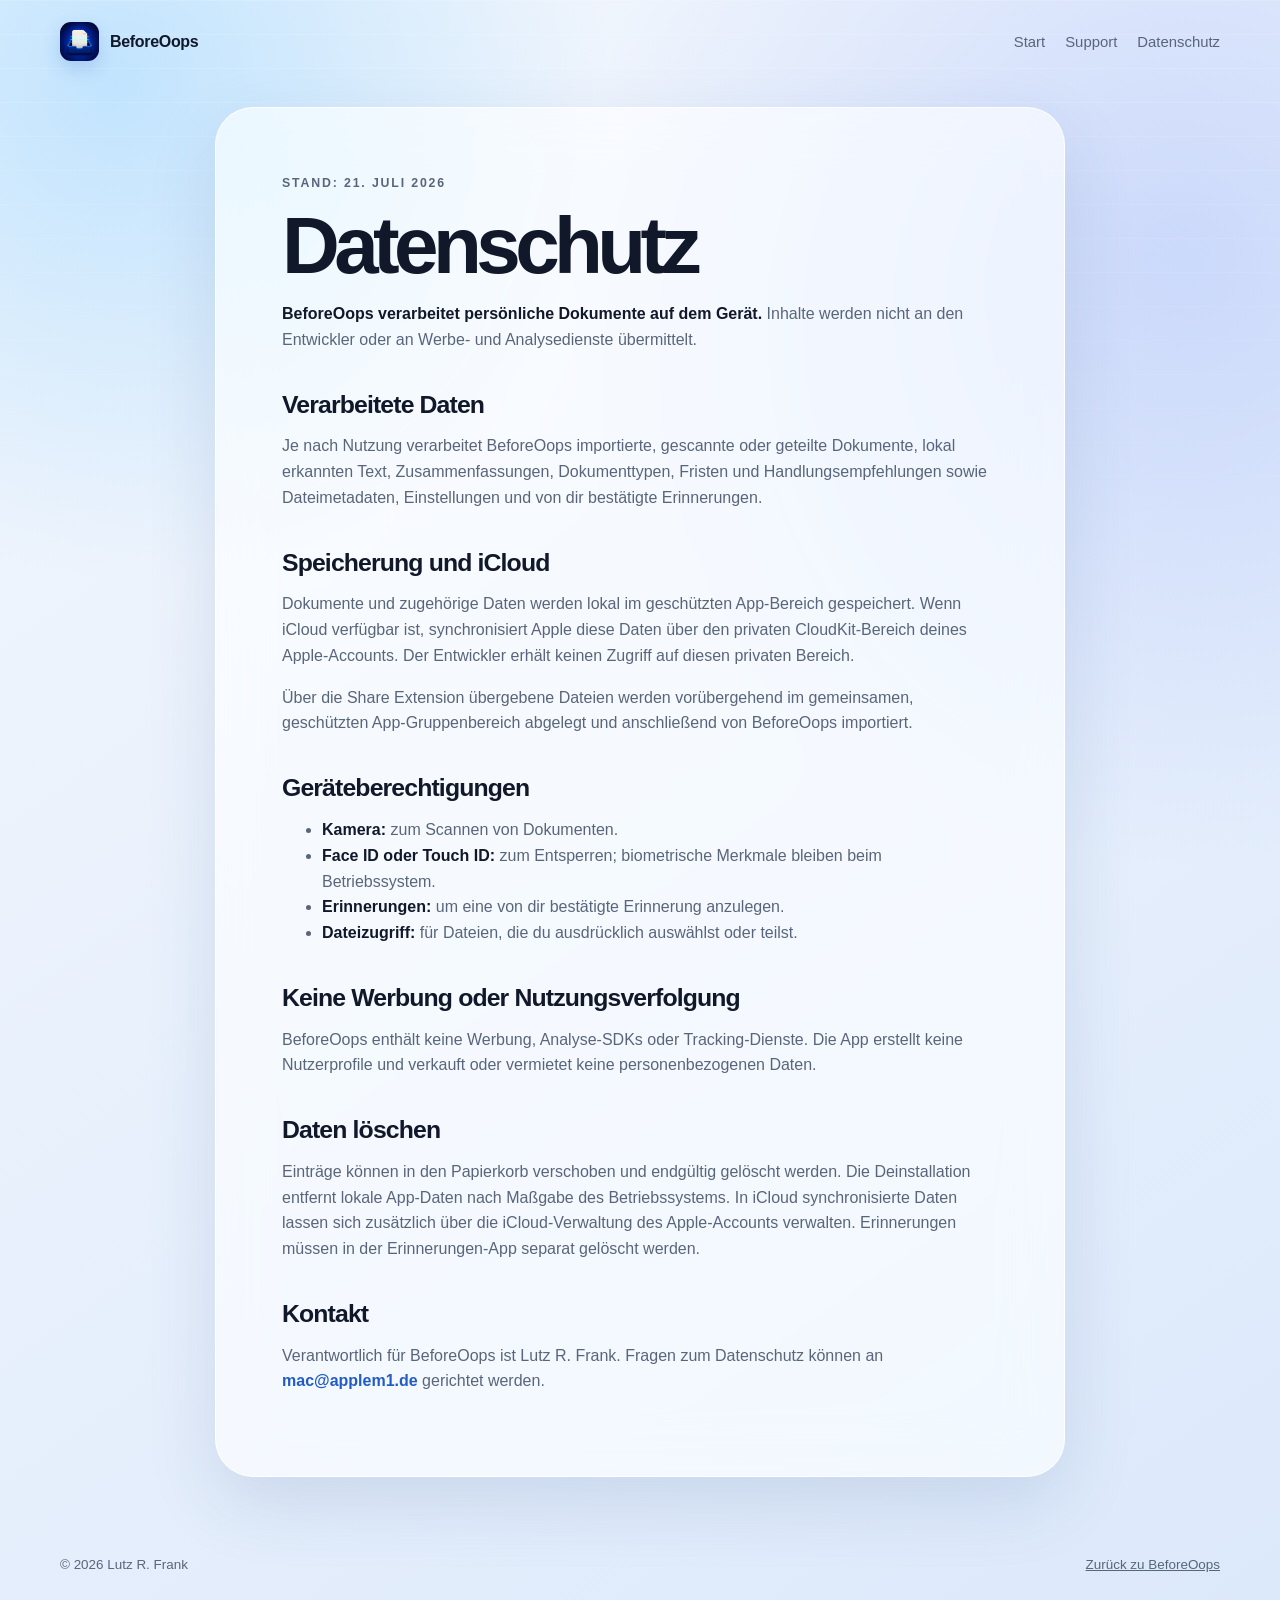
<file: docs/privacy.html>
<!doctype html>
<html lang="de">
<head>
  <meta charset="utf-8">
  <meta name="viewport" content="width=device-width, initial-scale=1">
  <meta name="description" content="Datenschutzerklärung für BeforeOops auf iPhone und Mac.">
  <title>BeforeOops Datenschutz</title>
  <link rel="icon" href="assets/icon.png">
  <link rel="stylesheet" href="styles.css">
</head>
<body>
  <div class="shell">
    <nav aria-label="Hauptnavigation">
      <a class="brand" href="index.html"><img src="assets/icon.png" alt=""><span>BeforeOops</span></a>
      <div class="nav-links"><a href="index.html">Start</a><a href="support.html">Support</a><a href="privacy.html">Datenschutz</a></div>
    </nav>

    <main class="document glass">
      <p class="eyebrow">Stand: 21. Juli 2026</p>
      <h1>Datenschutz</h1>
      <p><strong>BeforeOops verarbeitet persönliche Dokumente auf dem Gerät.</strong> Inhalte werden nicht an den Entwickler oder an Werbe- und Analysedienste übermittelt.</p>

      <h2>Verarbeitete Daten</h2>
      <p>Je nach Nutzung verarbeitet BeforeOops importierte, gescannte oder geteilte Dokumente, lokal erkannten Text, Zusammenfassungen, Dokumenttypen, Fristen und Handlungsempfehlungen sowie Dateimetadaten, Einstellungen und von dir bestätigte Erinnerungen.</p>

      <h2>Speicherung und iCloud</h2>
      <p>Dokumente und zugehörige Daten werden lokal im geschützten App-Bereich gespeichert. Wenn iCloud verfügbar ist, synchronisiert Apple diese Daten über den privaten CloudKit-Bereich deines Apple-Accounts. Der Entwickler erhält keinen Zugriff auf diesen privaten Bereich.</p>
      <p>Über die Share Extension übergebene Dateien werden vorübergehend im gemeinsamen, geschützten App-Gruppenbereich abgelegt und anschließend von BeforeOops importiert.</p>

      <h2>Geräteberechtigungen</h2>
      <ul>
        <li><strong>Kamera:</strong> zum Scannen von Dokumenten.</li>
        <li><strong>Face ID oder Touch ID:</strong> zum Entsperren; biometrische Merkmale bleiben beim Betriebssystem.</li>
        <li><strong>Erinnerungen:</strong> um eine von dir bestätigte Erinnerung anzulegen.</li>
        <li><strong>Dateizugriff:</strong> für Dateien, die du ausdrücklich auswählst oder teilst.</li>
      </ul>

      <h2>Keine Werbung oder Nutzungsverfolgung</h2>
      <p>BeforeOops enthält keine Werbung, Analyse-SDKs oder Tracking-Dienste. Die App erstellt keine Nutzerprofile und verkauft oder vermietet keine personenbezogenen Daten.</p>

      <h2>Daten löschen</h2>
      <p>Einträge können in den Papierkorb verschoben und endgültig gelöscht werden. Die Deinstallation entfernt lokale App-Daten nach Maßgabe des Betriebssystems. In iCloud synchronisierte Daten lassen sich zusätzlich über die iCloud-Verwaltung des Apple-Accounts verwalten. Erinnerungen müssen in der Erinnerungen-App separat gelöscht werden.</p>

      <h2>Kontakt</h2>
      <p>Verantwortlich für BeforeOops ist Lutz R. Frank. Fragen zum Datenschutz können an <a href="mailto:mac@applem1.de">mac@applem1.de</a> gerichtet werden.</p>
    </main>
    <footer><span>© 2026 Lutz R. Frank</span><span><a href="index.html">Zurück zu BeforeOops</a></span></footer>
  </div>
</body>
</html>
</file>
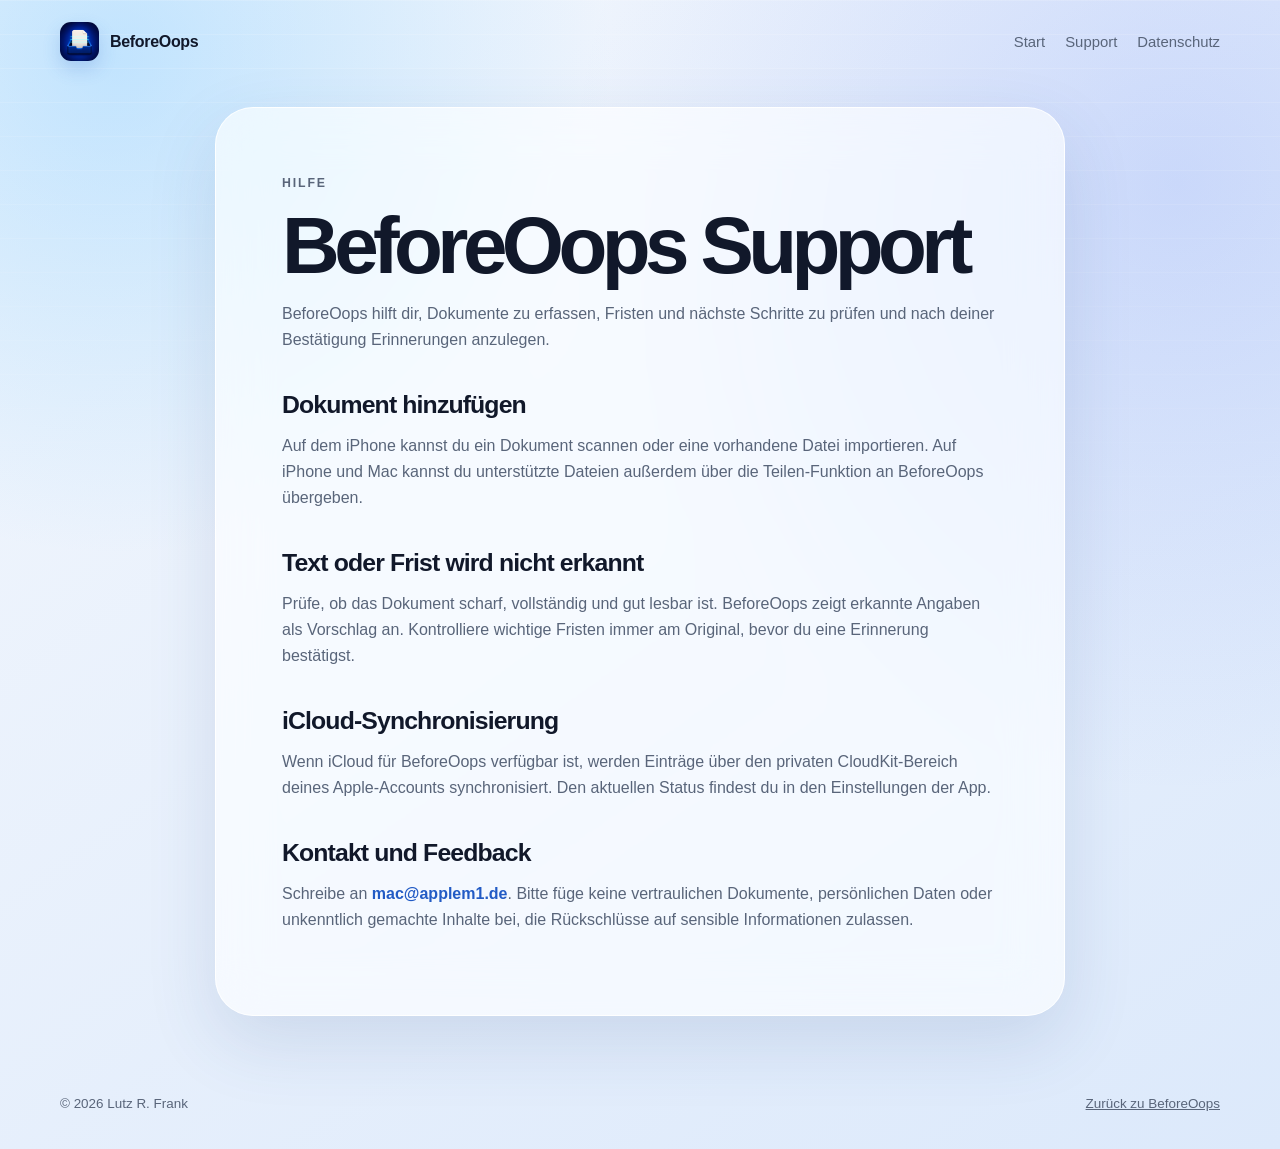
<file: docs/support.html>
<!doctype html>
<html lang="de">
<head>
  <meta charset="utf-8">
  <meta name="viewport" content="width=device-width, initial-scale=1">
  <meta name="description" content="Hilfe und Support für BeforeOops auf iPhone und Mac.">
  <title>BeforeOops Support</title>
  <link rel="icon" href="assets/icon.png">
  <link rel="stylesheet" href="styles.css">
</head>
<body>
  <div class="shell">
    <nav aria-label="Hauptnavigation">
      <a class="brand" href="index.html"><img src="assets/icon.png" alt=""><span>BeforeOops</span></a>
      <div class="nav-links"><a href="index.html">Start</a><a href="support.html">Support</a><a href="privacy.html">Datenschutz</a></div>
    </nav>

    <main class="document glass">
      <p class="eyebrow">Hilfe</p>
      <h1>BeforeOops Support</h1>
      <p>BeforeOops hilft dir, Dokumente zu erfassen, Fristen und nächste Schritte zu prüfen und nach deiner Bestätigung Erinnerungen anzulegen.</p>

      <h2>Dokument hinzufügen</h2>
      <p>Auf dem iPhone kannst du ein Dokument scannen oder eine vorhandene Datei importieren. Auf iPhone und Mac kannst du unterstützte Dateien außerdem über die Teilen-Funktion an BeforeOops übergeben.</p>

      <h2>Text oder Frist wird nicht erkannt</h2>
      <p>Prüfe, ob das Dokument scharf, vollständig und gut lesbar ist. BeforeOops zeigt erkannte Angaben als Vorschlag an. Kontrolliere wichtige Fristen immer am Original, bevor du eine Erinnerung bestätigst.</p>

      <h2>iCloud-Synchronisierung</h2>
      <p>Wenn iCloud für BeforeOops verfügbar ist, werden Einträge über den privaten CloudKit-Bereich deines Apple-Accounts synchronisiert. Den aktuellen Status findest du in den Einstellungen der App.</p>

      <h2>Kontakt und Feedback</h2>
      <p>Schreibe an <a href="mailto:mac@applem1.de">mac@applem1.de</a>. Bitte füge keine vertraulichen Dokumente, persönlichen Daten oder unkenntlich gemachte Inhalte bei, die Rückschlüsse auf sensible Informationen zulassen.</p>
    </main>
    <footer><span>© 2026 Lutz R. Frank</span><span><a href="index.html">Zurück zu BeforeOops</a></span></footer>
  </div>
</body>
</html>
</file>
<file: docs/styles.css>
:root {
  color-scheme: light dark;
  --background: #f3f7fd;
  --background-deep: #dce9fb;
  --text: #11182a;
  --muted: #59657a;
  --blue: #3878ee;
  --blue-deep: #225bc5;
  --glass: rgba(255, 255, 255, 0.64);
  --glass-border: rgba(255, 255, 255, 0.9);
  --shadow: 0 26px 70px rgba(50, 83, 139, 0.14);
}

* {
  box-sizing: border-box;
}

html {
  scroll-behavior: smooth;
}

body {
  margin: 0;
  min-height: 100vh;
  overflow-x: hidden;
  font-family: -apple-system, BlinkMacSystemFont, "SF Pro Display", "Segoe UI", sans-serif;
  color: var(--text);
  background:
    radial-gradient(circle at 9% 5%, rgba(121, 200, 255, 0.4), transparent 31rem),
    radial-gradient(circle at 92% 16%, rgba(82, 120, 244, 0.2), transparent 38rem),
    linear-gradient(145deg, var(--background), var(--background-deep));
}

body::before {
  position: fixed;
  inset: 0;
  z-index: -1;
  content: "";
  opacity: 0.28;
  background-image: linear-gradient(rgba(255, 255, 255, 0.55) 1px, transparent 1px);
  background-size: 100% 34px;
  pointer-events: none;
  mask-image: linear-gradient(to bottom, black, transparent 70%);
}

a {
  color: inherit;
}

.shell {
  width: min(1160px, calc(100% - 32px));
  margin: 0 auto;
}

nav {
  display: flex;
  align-items: center;
  justify-content: space-between;
  padding: 22px 0;
}

.brand {
  display: flex;
  align-items: center;
  gap: 11px;
  font-weight: 760;
  letter-spacing: -0.02em;
  text-decoration: none;
}

.brand img {
  width: 39px;
  height: 39px;
  border-radius: 11px;
  box-shadow: 0 8px 18px rgba(47, 100, 200, 0.2);
}

.nav-links {
  display: flex;
  gap: 20px;
  font-size: 0.93rem;
}

.nav-links a {
  color: var(--muted);
  text-decoration: none;
}

.nav-links a:hover,
.nav-links a:focus-visible {
  color: var(--text);
}

.glass {
  border: 1px solid var(--glass-border);
  background: var(--glass);
  box-shadow: var(--shadow);
  -webkit-backdrop-filter: blur(26px) saturate(140%);
  backdrop-filter: blur(26px) saturate(140%);
}

.hero {
  display: grid;
  grid-template-columns: 0.92fr 1.08fr;
  align-items: center;
  min-height: 650px;
  border-radius: 42px;
  overflow: hidden;
}

.hero-copy {
  position: relative;
  z-index: 2;
  padding: 58px 0 58px 58px;
}

.eyebrow {
  margin: 0 0 14px;
  color: var(--blue-deep);
  font-size: 0.77rem;
  font-weight: 780;
  letter-spacing: 0.15em;
  text-transform: uppercase;
}

h1 {
  max-width: 10ch;
  margin: 0;
  font-size: clamp(3.35rem, 7.3vw, 6.7rem);
  line-height: 0.9;
  letter-spacing: -0.07em;
}

h2 {
  margin: 0;
  font-size: clamp(2.3rem, 5vw, 4.6rem);
  line-height: 0.98;
  letter-spacing: -0.055em;
}

.lead {
  max-width: 36rem;
  margin: 27px 0 0;
  color: var(--muted);
  font-size: clamp(1.05rem, 1.8vw, 1.22rem);
  line-height: 1.58;
}

.actions {
  display: flex;
  flex-wrap: wrap;
  gap: 12px;
  margin-top: 30px;
}

.button {
  display: inline-flex;
  align-items: center;
  justify-content: center;
  min-height: 50px;
  padding: 0 21px;
  border-radius: 16px;
  color: white;
  background: linear-gradient(135deg, var(--blue-deep), #68a2ff);
  box-shadow: 0 13px 30px rgba(47, 103, 215, 0.25);
  font-weight: 700;
  text-decoration: none;
  transition: transform 180ms ease, box-shadow 180ms ease;
}

.app-store-badge {
  display: inline-flex;
  border-radius: 10px;
  transition: transform 180ms ease, box-shadow 180ms ease;
}

.app-store-badge img {
  display: block;
  width: 188px;
  height: auto;
}

.button:hover,
.button:focus-visible,
.app-store-badge:hover,
.app-store-badge:focus-visible {
  transform: translateY(-2px);
  box-shadow: 0 17px 34px rgba(47, 103, 215, 0.32);
}

.app-store-badge:hover,
.app-store-badge:focus-visible {
  box-shadow: 0 17px 34px rgba(18, 25, 40, 0.3);
}

.button.secondary {
  color: var(--text);
  border: 1px solid var(--glass-border);
  background: rgba(255, 255, 255, 0.48);
  box-shadow: none;
}

.privacy-note {
  display: flex;
  align-items: center;
  gap: 8px;
  margin: 22px 0 0;
  color: var(--muted);
  font-size: 0.86rem;
}

.privacy-note span {
  color: #4bb58a;
  font-size: 0.65rem;
}

.hero-art {
  align-self: stretch;
  min-width: 0;
  margin: 0;
  overflow: hidden;
}

.hero-art img {
  width: 100%;
  height: 100%;
  object-fit: cover;
  object-position: 54% center;
  transform: scale(1.06);
  transition: transform 1.2s cubic-bezier(.2,.75,.25,1);
}

.hero:hover .hero-art img {
  transform: scale(1.1) translateY(9px);
}

.intro {
  display: grid;
  grid-template-columns: 0.42fr 1fr;
  gap: 40px;
  align-items: start;
  padding: 120px 5% 48px;
}

.intro h2 {
  max-width: 15ch;
}

.steps {
  display: grid;
  grid-template-columns: repeat(3, 1fr);
  gap: 18px;
}

.step {
  position: relative;
  min-height: 330px;
  padding: 30px;
  border-radius: 30px;
}

.step-number {
  color: var(--muted);
  font-size: 0.75rem;
  font-weight: 720;
  letter-spacing: 0.12em;
}

.step-icon {
  display: grid;
  width: 58px;
  height: 58px;
  place-items: center;
  margin: 38px 0 30px;
  border-radius: 18px;
  color: white;
  background: linear-gradient(145deg, #73adff, var(--blue-deep));
  box-shadow: 0 14px 24px rgba(44, 101, 205, 0.22);
  font-size: 1.55rem;
  font-weight: 750;
}

.step h3 {
  margin: 0 0 10px;
  font-size: 1.55rem;
  letter-spacing: -0.04em;
}

.step p,
.privacy-copy p,
.document p,
.document li {
  color: var(--muted);
  line-height: 1.62;
}

.privacy {
  display: grid;
  grid-template-columns: 0.9fr 1.1fr;
  gap: 70px;
  align-items: center;
  margin: 22px 0 0;
  padding: clamp(34px, 7vw, 78px);
  border-radius: 36px;
}

.privacy h2 {
  max-width: 9ch;
}

.privacy-copy {
  font-size: 1.08rem;
}

.privacy-copy a,
.document a {
  color: var(--blue-deep);
  font-weight: 720;
  text-decoration: none;
}

.closing {
  padding: 120px 20px 105px;
  text-align: center;
}

.closing-icon {
  width: 72px;
  height: 72px;
  margin-bottom: 24px;
  border-radius: 19px;
  box-shadow: 0 16px 34px rgba(47, 100, 200, 0.22);
}

.closing h2 {
  margin: 0 auto;
}

.centered {
  justify-content: center;
}

.document {
  max-width: 850px;
  margin: 24px auto 80px;
  padding: clamp(30px, 6vw, 66px);
  border-radius: 38px;
}

.document h1 {
  max-width: none;
  font-size: clamp(2.8rem, 7vw, 5rem);
  line-height: 0.96;
}

.document h2 {
  margin-top: 40px;
  font-size: 1.55rem;
  letter-spacing: -0.035em;
}

.document strong {
  color: var(--text);
}

footer {
  display: flex;
  justify-content: space-between;
  gap: 24px;
  padding: 0 0 38px;
  color: var(--muted);
  font-size: 0.84rem;
}

@media (prefers-color-scheme: dark) {
  :root {
    --background: #080d19;
    --background-deep: #142039;
    --text: #f7f9ff;
    --muted: #b7c1d5;
    --blue-deep: #82b4ff;
    --glass: rgba(17, 29, 53, 0.66);
    --glass-border: rgba(180, 211, 255, 0.17);
    --shadow: 0 30px 75px rgba(0, 0, 0, 0.32);
  }

  .button.secondary {
    background: rgba(116, 160, 235, 0.1);
  }

  .hero-art img {
    filter: brightness(0.82) saturate(0.9);
  }
}

@media (max-width: 850px) {
  .nav-links a:first-child {
    display: none;
  }

  .hero {
    grid-template-columns: 1fr;
  }

  .hero-copy {
    padding: 46px 34px 20px;
  }

  .hero-art {
    min-height: 410px;
  }

  .hero-art img {
    object-position: 60% center;
  }

  .steps {
    grid-template-columns: 1fr;
  }

  .step {
    min-height: 0;
  }

  .intro,
  .privacy {
    grid-template-columns: 1fr;
  }
}

@media (max-width: 620px) {
  .shell {
    width: min(100% - 20px, 1160px);
  }

  nav {
    align-items: flex-start;
  }

  .nav-links {
    gap: 12px;
    padding-top: 10px;
    font-size: 0.8rem;
  }

  .nav-links a:nth-child(3) {
    display: none;
  }

  .hero {
    min-height: 0;
    border-radius: 30px;
  }

  .hero-copy {
    padding: 38px 24px 14px;
  }

  h1 {
    font-size: clamp(3.1rem, 16vw, 4.8rem);
  }

  .hero-art {
    min-height: 310px;
  }

  .intro {
    padding: 84px 16px 38px;
  }

  .privacy {
    gap: 24px;
  }

  footer {
    flex-direction: column;
    text-align: center;
  }
}

@media (prefers-reduced-motion: reduce) {
  html {
    scroll-behavior: auto;
  }

  *,
  *::before,
  *::after {
    scroll-behavior: auto !important;
    transition-duration: 0.01ms !important;
  }
}
</file>
